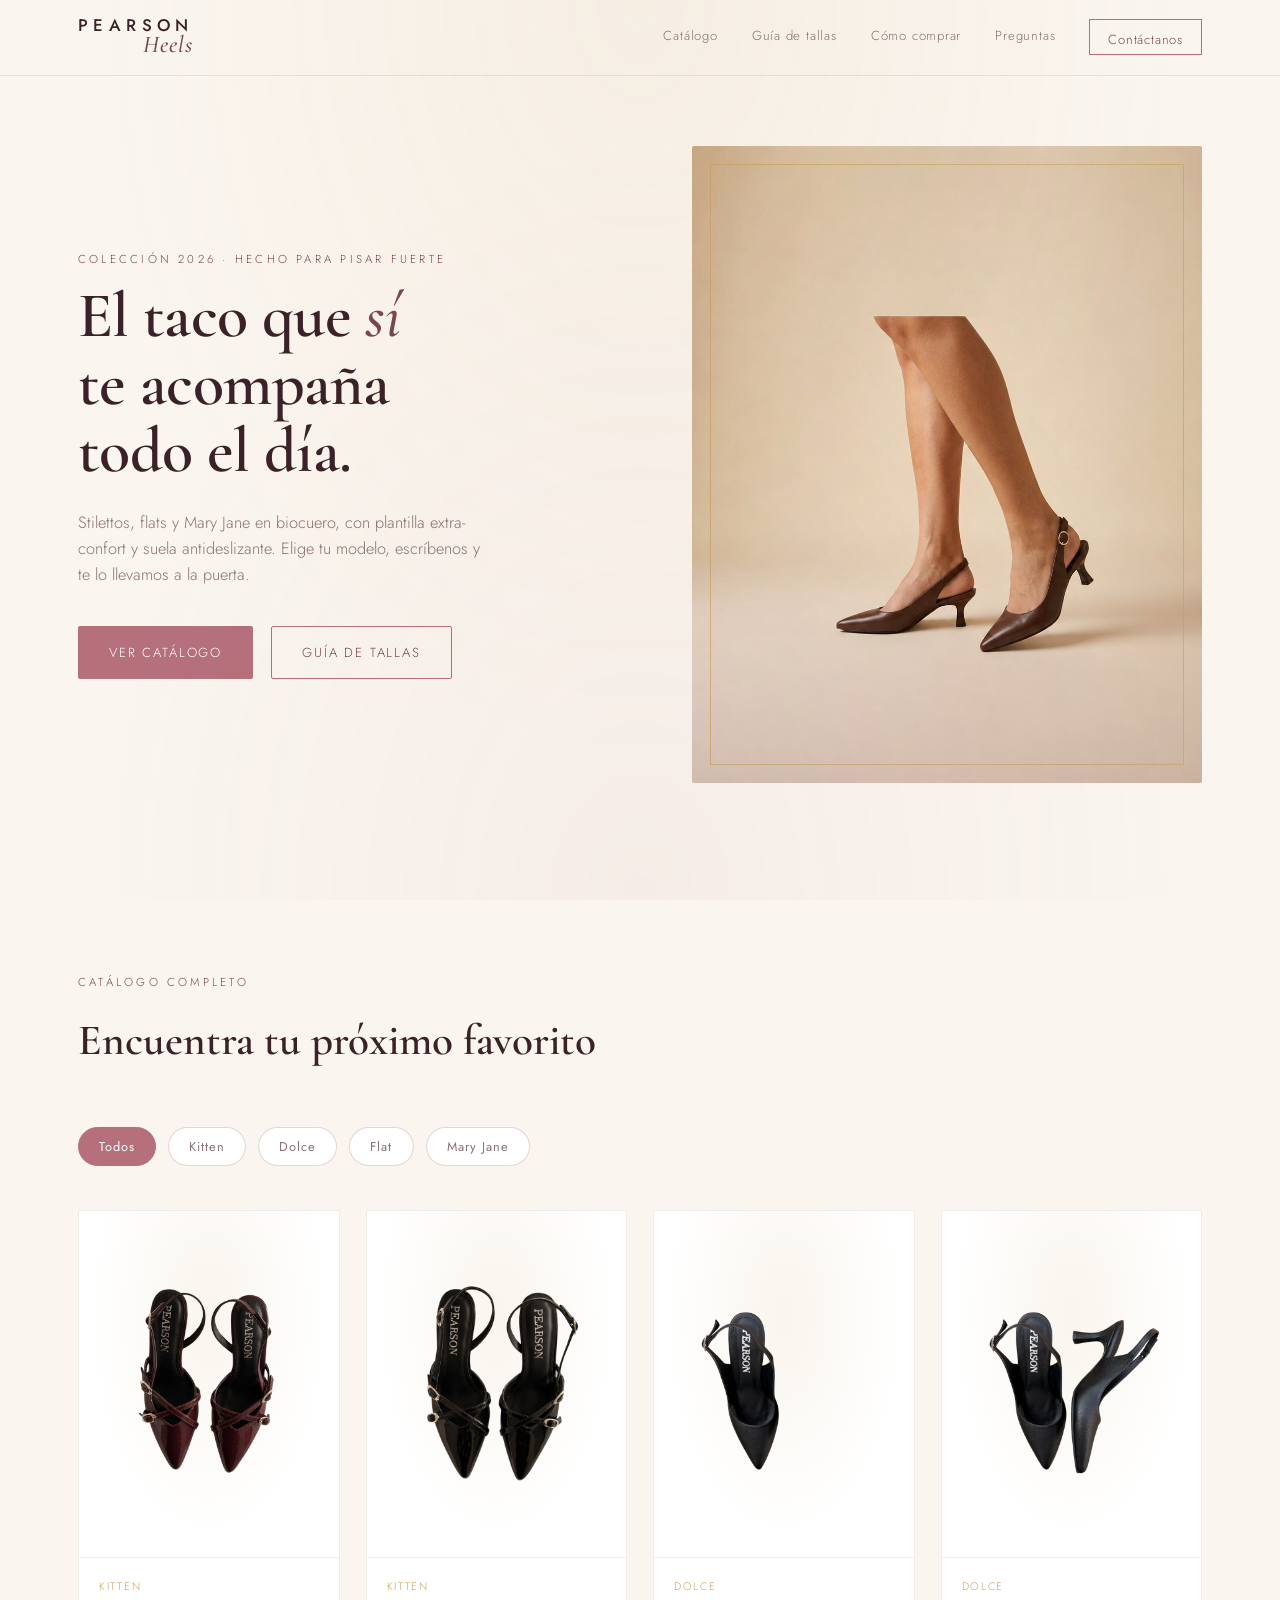
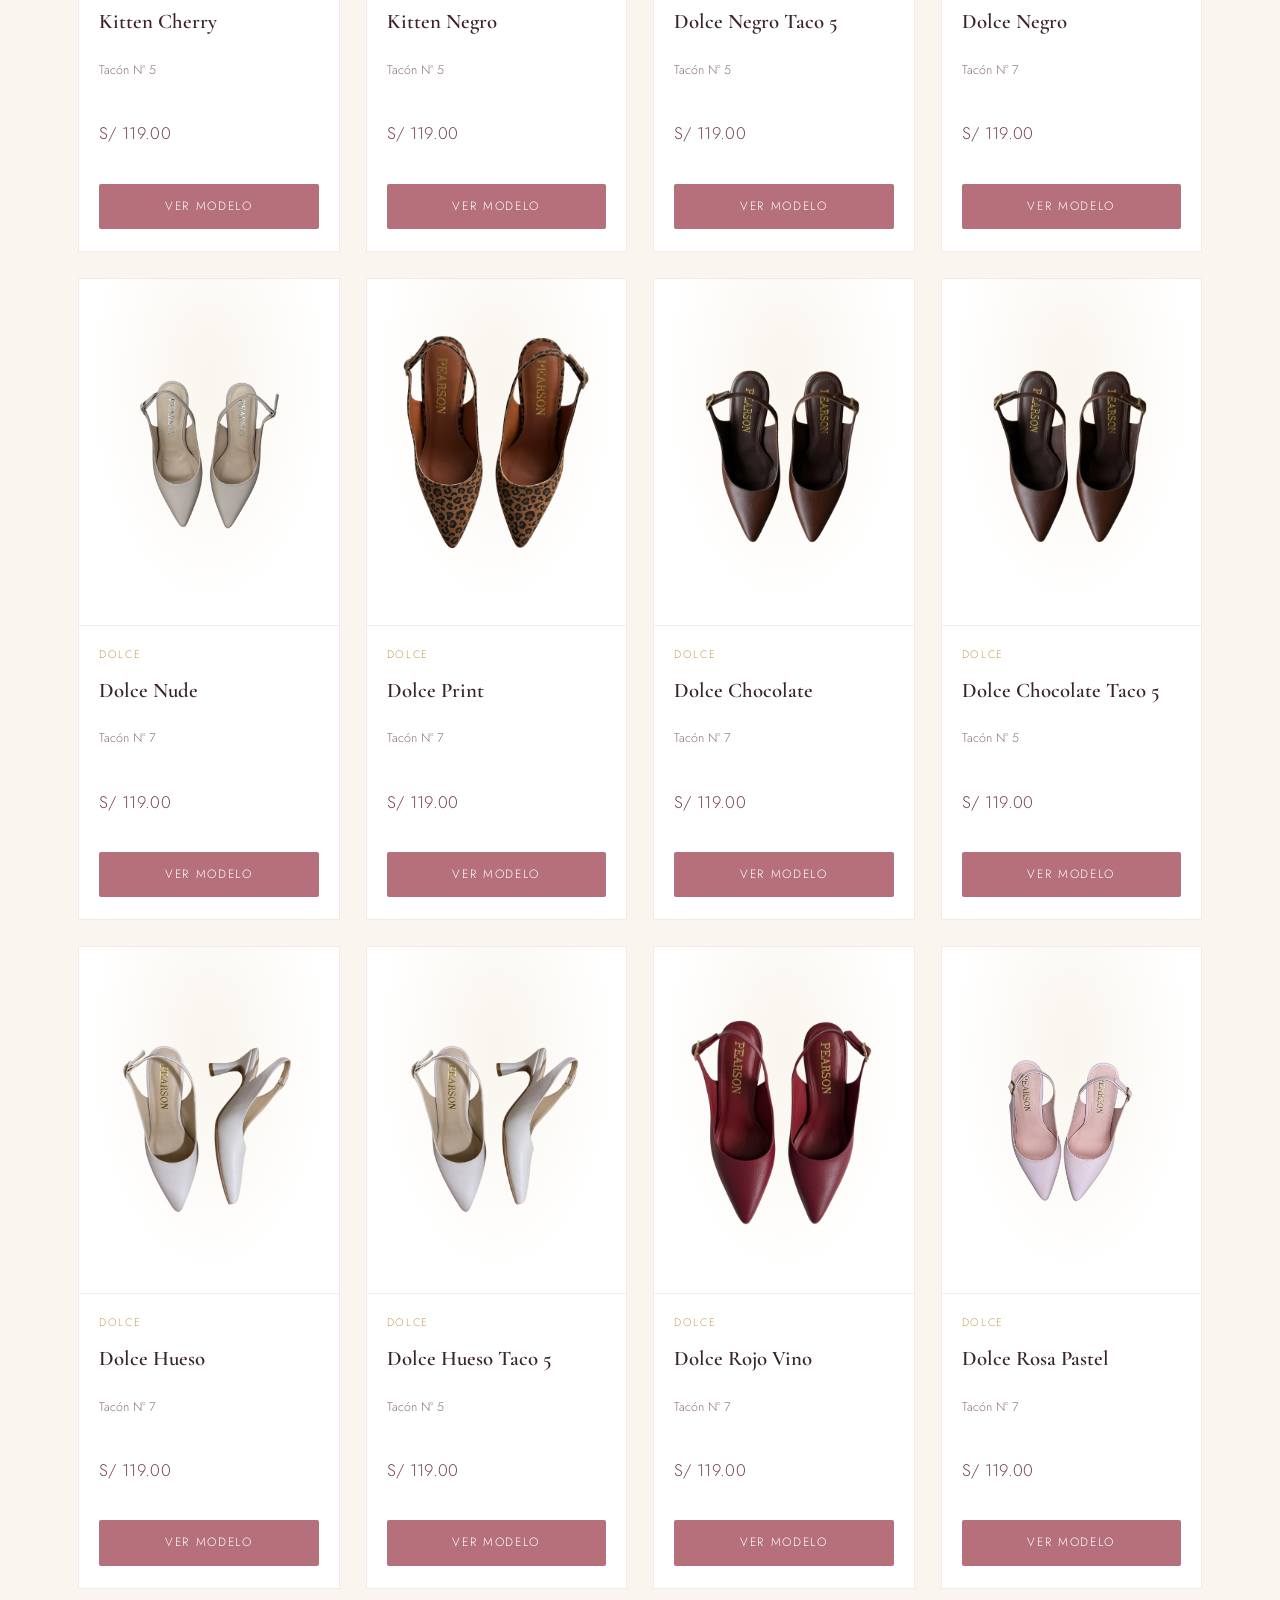
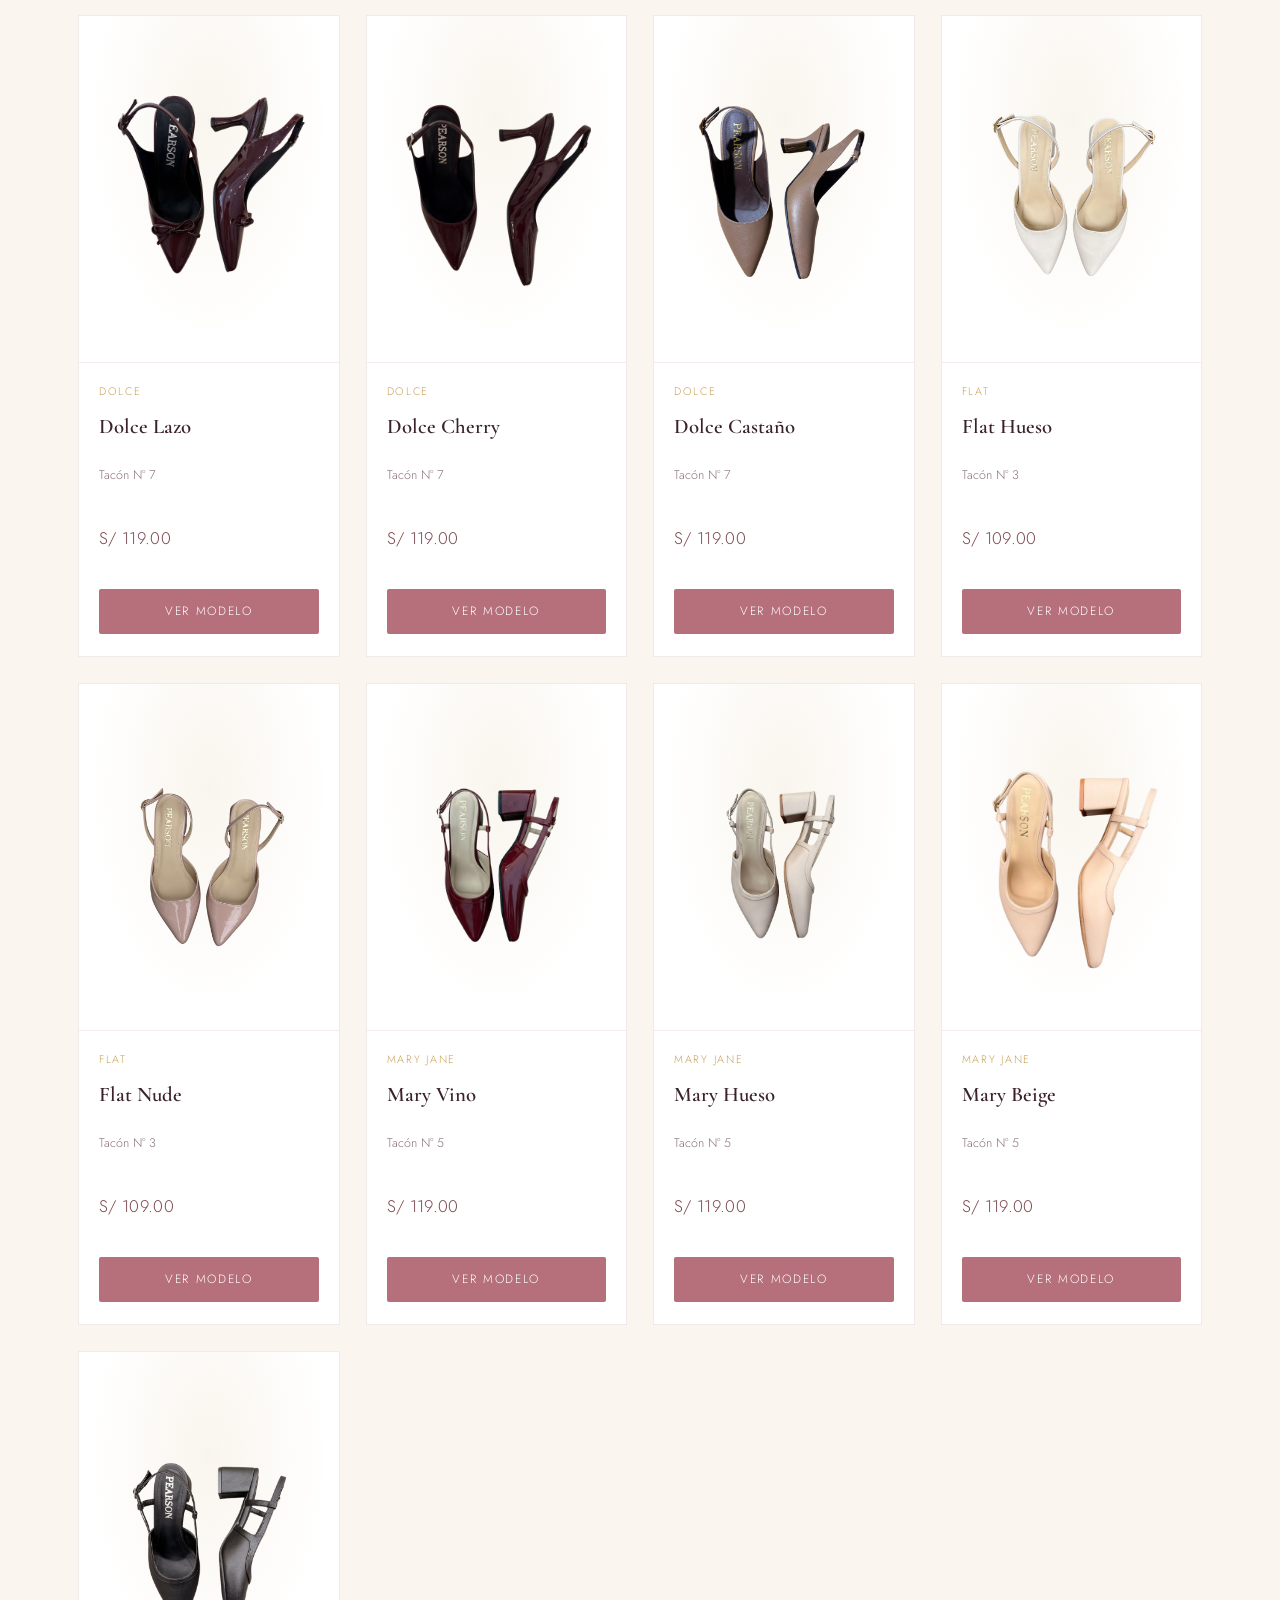
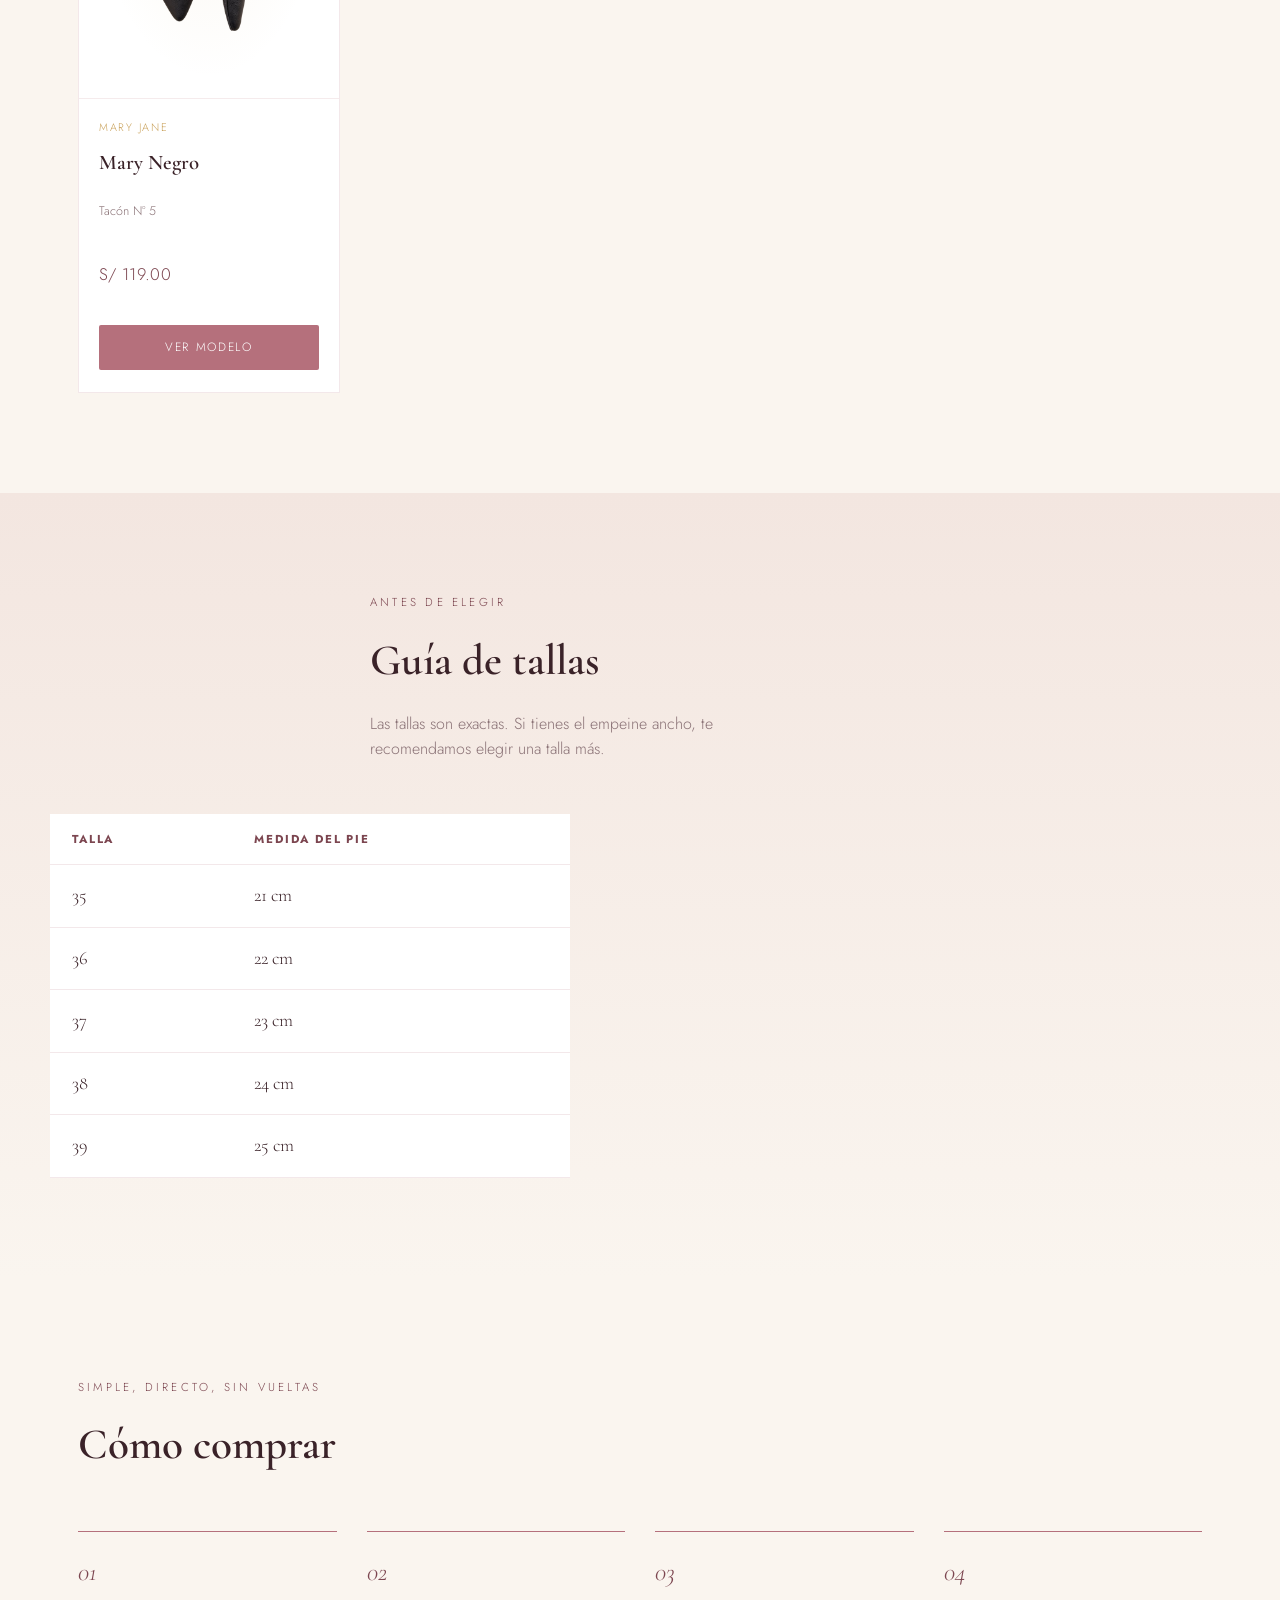
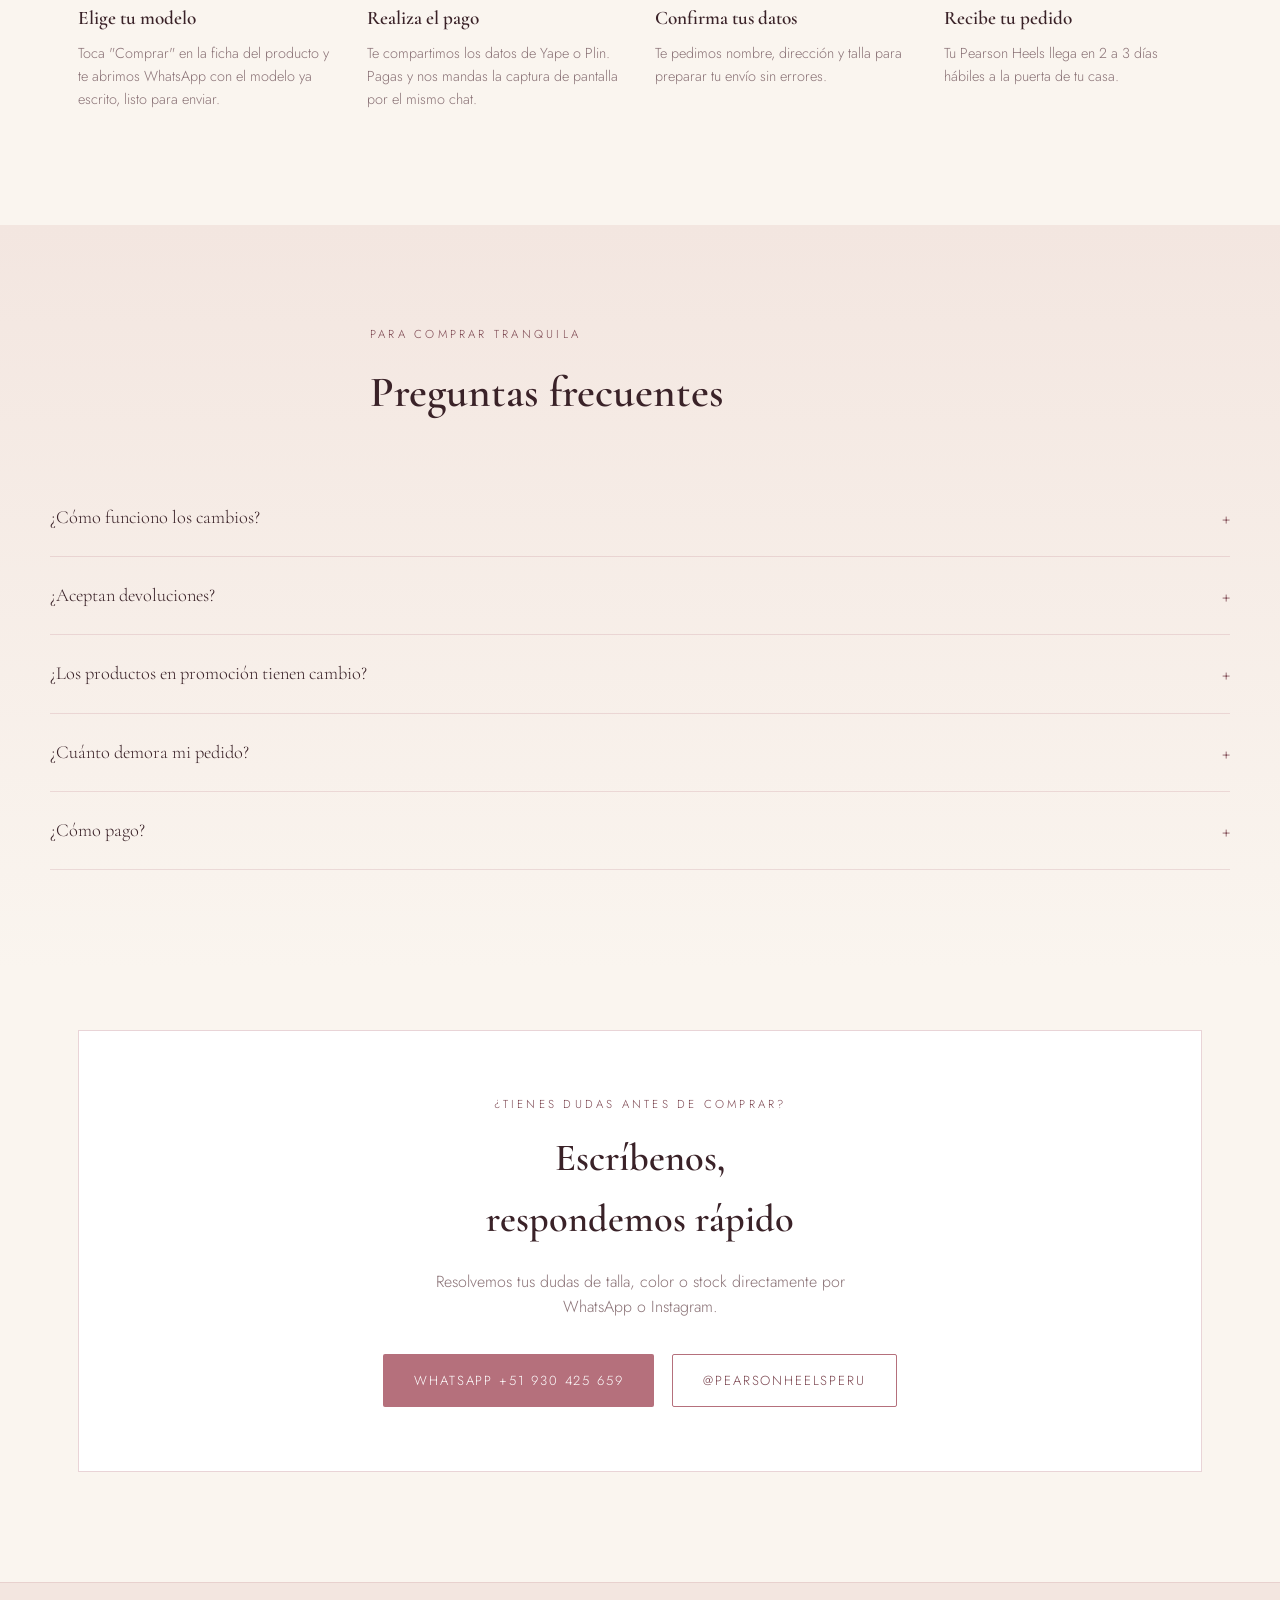
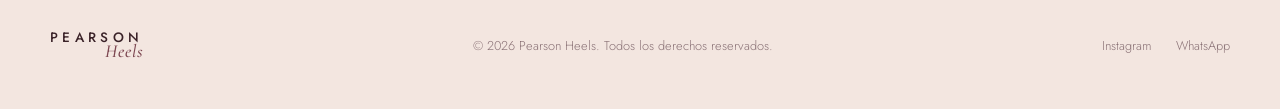
<file: index.html>
<!DOCTYPE html>
<html lang="es">
<head>
<meta charset="UTF-8">
<meta name="viewport" content="width=device-width, initial-scale=1.0">
<title>Pearson Heels — Stilettos que hacen historia</title>
<meta name="description" content="Catálogo Pearson Heels: stilettos, flats y baletas Mary Jane. Compra fácil por WhatsApp y Yape/Plin.">
<link rel="preconnect" href="https://fonts.googleapis.com">
<link rel="preconnect" href="https://fonts.gstatic.com" crossorigin>
<link href="https://fonts.googleapis.com/css2?family=Cormorant+Garamond:ital,wght@0,400;0,600;1,500;1,600&family=Jost:wght@300;400;500;600&display=swap" rel="stylesheet">
<link rel="stylesheet" href="styles.css">
</head>
<body>

<div class="grain"></div>

<header class="topbar">
  <div class="topbar-inner">
    <a href="#inicio" class="wordmark" aria-label="Pearson Heels — Inicio">
      <span class="wordmark-top">PEARSON</span>
      <span class="wordmark-bottom"><em>Heels</em></span>
    </a>
    <nav class="mainnav" aria-label="Navegación principal">
      <a href="#catalogo">Catálogo</a>
      <a href="#tallas">Guía de tallas</a>
      <a href="#proceso">Cómo comprar</a>
      <a href="#faq">Preguntas</a>
      <a href="#contacto" class="nav-cta">Contáctanos</a>
    </nav>
    <button class="burger" id="burgerBtn" aria-label="Abrir menú" aria-expanded="false">
      <span></span><span></span><span></span>
    </button>
  </div>
  <nav class="mobilenav" id="mobileNav" aria-label="Navegación móvil">
    <a href="#catalogo">Catálogo</a>
    <a href="#tallas">Guía de tallas</a>
    <a href="#proceso">Cómo comprar</a>
    <a href="#faq">Preguntas</a>
    <a href="#contacto">Contáctanos</a>
  </nav>
</header>

<main>

  <!-- HERO -->
  <section id="inicio" class="hero">
    <div class="hero-text">
      <p class="eyebrow">Colección 2026 · Hecho para pisar fuerte</p>
      <h1>El taco que <em>sí</em><br>te acompaña<br>todo el día.</h1>
      <p class="hero-sub">Stilettos, flats y Mary Jane en biocuero, con plantilla
        extra-confort y suela antideslizante. Elige tu modelo, escríbenos
        y te lo llevamos a la puerta.</p>
      <div class="hero-actions">
        <a href="#catalogo" class="btn btn-gold">Ver catálogo</a>
        <a href="#tallas" class="btn btn-outline">Guía de tallas</a>
      </div>
    </div>
    <div class="hero-media">
      <img src="hero-model.jpg" alt="Modelo luciendo un stiletto Pearson Heels" loading="eager">
      <div class="hero-frame"></div>
    </div>
  </section>

  <!-- CATALOGO -->
  <section id="catalogo" class="section">
    <div class="section-head">
      <p class="eyebrow">Catálogo completo</p>
      <h2>Encuentra tu próximo favorito</h2>
    </div>

    <div class="filterbar" id="filterBar" role="tablist" aria-label="Filtrar por línea">
      <button class="chip is-active" data-filter="Todos">Todos</button>
      <button class="chip" data-filter="Kitten">Kitten</button>
      <button class="chip" data-filter="Dolce">Dolce</button>
      <button class="chip" data-filter="Flat">Flat</button>
      <button class="chip" data-filter="Mary Jane">Mary Jane</button>
    </div>

    <div class="catalog-grid" id="catalogGrid"><!-- las tarjetas se generan con JS --></div>
  </section>

  <!-- GUIA DE TALLAS -->
  <section id="tallas" class="section section-alt">
    <div class="section-head">
      <p class="eyebrow">Antes de elegir</p>
      <h2>Guía de tallas</h2>
      <p class="section-sub">Las tallas son exactas. Si tienes el empeine ancho,
        te recomendamos elegir una talla más.</p>
    </div>
    <div class="sizetable-wrap">
      <table class="sizetable">
        <thead><tr><th>Talla</th><th>Medida del pie</th></tr></thead>
        <tbody>
          <tr><td>35</td><td>21 cm</td></tr>
          <tr><td>36</td><td>22 cm</td></tr>
          <tr><td>37</td><td>23 cm</td></tr>
          <tr><td>38</td><td>24 cm</td></tr>
          <tr><td>39</td><td>25 cm</td></tr>
        </tbody>
      </table>
    </div>
  </section>

  <!-- PROCESO DE COMPRA -->
  <section id="proceso" class="section">
    <div class="section-head">
      <p class="eyebrow">Simple, directo, sin vueltas</p>
      <h2>Cómo comprar</h2>
    </div>
    <ol class="steps">
      <li>
        <span class="step-num">01</span>
        <h3>Elige tu modelo</h3>
        <p>Toca "Comprar" en la ficha del producto y te abrimos WhatsApp
          con el modelo ya escrito, listo para enviar.</p>
      </li>
      <li>
        <span class="step-num">02</span>
        <h3>Realiza el pago</h3>
        <p>Te compartimos los datos de Yape o Plin. Pagas y nos mandas
          la captura de pantalla por el mismo chat.</p>
      </li>
      <li>
        <span class="step-num">03</span>
        <h3>Confirma tus datos</h3>
        <p>Te pedimos nombre, dirección y talla para preparar tu envío
          sin errores.</p>
      </li>
      <li>
        <span class="step-num">04</span>
        <h3>Recibe tu pedido</h3>
        <p>Tu Pearson Heels llega en 2 a 3 días hábiles a la puerta de
          tu casa.</p>
      </li>
    </ol>
  </section>

  <!-- POLITICAS / FAQ -->
  <section id="faq" class="section section-alt">
    <div class="section-head">
      <p class="eyebrow">Para comprar tranquila</p>
      <h2>Preguntas frecuentes</h2>
    </div>
    <div class="accordion">
      <details>
        <summary>¿Cómo funciono los cambios?</summary>
        <p>Puedes solicitar un cambio hasta 2 días después de recibir tu
          producto. Debe estar sin uso, limpio, sin daños y en su empaque
          original. Los costos de envío de ida y vuelta los asume la clienta,
          y el cambio aplica por talla.</p>
      </details>
      <details>
        <summary>¿Aceptan devoluciones?</summary>
        <p>Las devoluciones solo aplican por defecto de fábrica. Una vez
          evaluado y aprobado el caso, se realiza el cambio o la devolución
          del monto. No se hacen devoluciones por talla, color o decisiones
          personales.</p>
      </details>
      <details>
        <summary>¿Los productos en promoción tienen cambio?</summary>
        <p>Los productos en promoción, descuento o liquidación no aplican a
          cambios. Por eso es importante revisar bien la guía de tallas antes
          de finalizar tu compra.</p>
      </details>
      <details>
        <summary>¿Cuánto demora mi pedido?</summary>
        <p>Una vez confirmado el pago y tus datos, tu pedido llega en 2 a 3
          días hábiles.</p>
      </details>
      <details>
        <summary>¿Cómo pago?</summary>
        <p>Por ahora aceptamos pagos vía Yape o Plin. Nos envías la captura
          de tu pago por WhatsApp y coordinamos el envío.</p>
      </details>
    </div>
  </section>

  <!-- CONTACTO -->
  <section id="contacto" class="section contact">
    <div class="contact-card">
      <p class="eyebrow">¿Tienes dudas antes de comprar?</p>
      <h2>Escríbenos, respondemos rápido</h2>
      <p class="section-sub">Resolvemos tus dudas de talla, color o stock
        directamente por WhatsApp o Instagram.</p>
      <div class="contact-actions">
        <a id="whatsappLink" href="#" target="_blank" rel="noopener" class="btn btn-gold">WhatsApp +51 930 425 659</a>
        <a href="https://instagram.com/pearsonheelsperu" target="_blank" rel="noopener" class="btn btn-outline">@pearsonheelsperu</a>
      </div>
    </div>
  </section>

</main>

<footer class="sitefooter">
  <div class="footer-inner">
    <div class="wordmark small">
      <span class="wordmark-top">PEARSON</span>
      <span class="wordmark-bottom"><em>Heels</em></span>
    </div>
    <p>© <span id="year"></span> Pearson Heels. Todos los derechos reservados.</p>
    <div class="footer-links">
      <a href="https://instagram.com/pearsonheelsperu" target="_blank" rel="noopener">Instagram</a>
      <a id="whatsappFooter" href="#" target="_blank" rel="noopener">WhatsApp</a>
    </div>
  </div>
</footer>

<script src="products-data.js"></script>
<script src="app.js"></script>
</body>
</html>
</file>
<file: styles.css>
/* =========================================================
   PEARSON HEELS — Tokens (versión clara y femenina)
   ========================================================= */
:root {
  --ivory: #faf5ef;
  --ivory-2: #f3e6e0;
  --white: #ffffff;
  --rose: #b5707c;
  --rose-bright: #c98a95;
  --rose-deep: #7c4650;
  --gold: #c9a15a;
  --gold-bright: #dab873;
  --plum: #3a2228;
  --plum-dim: #8a7276;
  --blush: #efd9d3;

  --font-display: "Cormorant Garamond", serif;
  --font-body: "Jost", sans-serif;

  --container: 1180px;
  --radius: 2px;
  --ease: cubic-bezier(.22,.61,.36,1);
}

* { box-sizing: border-box; }
html { scroll-behavior: smooth; }

body {
  margin: 0;
  background: var(--ivory);
  color: var(--plum);
  font-family: var(--font-body);
  font-weight: 300;
  line-height: 1.6;
  -webkit-font-smoothing: antialiased;
}

img { max-width: 100%; display: block; }
a { color: inherit; text-decoration: none; }

::selection { background: var(--rose); color: var(--white); }

:focus-visible {
  outline: 2px solid var(--rose-deep);
  outline-offset: 3px;
}

/* soft ambient warmth instead of dark vignette */
.grain {
  position: fixed;
  inset: 0;
  pointer-events: none;
  z-index: 999;
  background:
    radial-gradient(ellipse at top, rgba(201,161,90,0.07), transparent 60%),
    radial-gradient(ellipse at bottom, rgba(181,112,124,0.06), transparent 60%);
  mix-blend-mode: multiply;
}

.eyebrow {
  font-family: var(--font-body);
  font-size: 0.72rem;
  letter-spacing: 0.28em;
  text-transform: uppercase;
  color: var(--rose-deep);
  margin: 0 0 14px;
}

h1, h2, h3 {
  font-family: var(--font-display);
  font-weight: 600;
  color: var(--plum);
  margin: 0;
}

h1 em, h2 em, h3 em, .wordmark em {
  font-style: italic;
  font-weight: 500;
  color: var(--rose-deep);
}

.section-sub {
  color: var(--plum-dim);
  max-width: 46ch;
  font-size: 1rem;
}

/* =========================================================
   Buttons
   ========================================================= */
.btn {
  display: inline-flex;
  align-items: center;
  justify-content: center;
  gap: 8px;
  padding: 15px 30px;
  font-family: var(--font-body);
  font-size: 0.82rem;
  letter-spacing: 0.14em;
  text-transform: uppercase;
  border-radius: var(--radius);
  border: 1px solid transparent;
  transition: transform .35s var(--ease), background-color .35s var(--ease), color .35s var(--ease), border-color .35s var(--ease);
  cursor: pointer;
}
.btn:hover { transform: translateY(-2px); }

.btn-gold {
  background: var(--rose);
  color: var(--white);
}
.btn-gold:hover { background: var(--rose-deep); }

.btn-outline {
  border-color: var(--rose);
  color: var(--rose-deep);
  background: transparent;
}
.btn-outline:hover { background: rgba(181,112,124,0.08); }

/* =========================================================
   Topbar
   ========================================================= */
.topbar {
  position: sticky;
  top: 0;
  z-index: 100;
  background: rgba(250,245,239,0.88);
  backdrop-filter: blur(10px);
  border-bottom: 1px solid rgba(181,112,124,0.18);
}
.topbar-inner {
  max-width: var(--container);
  margin: 0 auto;
  padding: 18px 28px;
  display: flex;
  align-items: center;
  justify-content: space-between;
}

.wordmark { display: flex; flex-direction: column; line-height: 0.95; }
.wordmark-top {
  font-family: var(--font-body);
  font-weight: 500;
  font-size: 1.05rem;
  letter-spacing: 0.32em;
  color: var(--plum);
}
.wordmark-bottom {
  font-family: var(--font-display);
  font-style: italic;
  font-size: 1.5rem;
  color: var(--rose-deep);
  align-self: flex-end;
  letter-spacing: 0.05em;
}
.wordmark.small .wordmark-top { font-size: 0.85rem; }
.wordmark.small .wordmark-bottom { font-size: 1.15rem; }

.mainnav { display: flex; align-items: center; gap: 34px; }
.mainnav a {
  font-size: 0.82rem;
  letter-spacing: 0.06em;
  color: var(--plum-dim);
  position: relative;
  padding-bottom: 4px;
  transition: color .3s var(--ease);
}
.mainnav a:hover { color: var(--plum); }
.mainnav a::after {
  content: "";
  position: absolute;
  left: 0; bottom: 0;
  height: 1px; width: 0;
  background: var(--rose);
  transition: width .3s var(--ease);
}
.mainnav a:hover::after { width: 100%; }
.nav-cta {
  border: 1px solid var(--rose);
  color: var(--rose-deep) !important;
  padding: 9px 18px;
}
.nav-cta::after { display: none; }

.burger {
  display: none;
  flex-direction: column;
  gap: 5px;
  background: none;
  border: none;
  cursor: pointer;
  padding: 6px;
}
.burger span {
  width: 22px; height: 1px;
  background: var(--plum);
}

.mobilenav {
  display: none;
  flex-direction: column;
  background: var(--ivory-2);
  border-bottom: 1px solid rgba(181,112,124,0.18);
}
.mobilenav.is-open { display: flex; }
.mobilenav a {
  padding: 16px 28px;
  border-top: 1px solid rgba(181,112,124,0.12);
  font-size: 0.9rem;
  letter-spacing: 0.05em;
  color: var(--plum-dim);
}

@media (max-width: 860px) {
  .mainnav { display: none; }
  .burger { display: flex; }
}

/* =========================================================
   Hero
   ========================================================= */
.hero {
  max-width: var(--container);
  margin: 0 auto;
  padding: 70px 28px 90px;
  display: grid;
  grid-template-columns: 1.05fr 0.95fr;
  gap: 50px;
  align-items: center;
}

.hero h1 {
  font-size: clamp(2.6rem, 5vw, 4.1rem);
  line-height: 1.05;
  letter-spacing: -0.01em;
}

.hero-sub {
  margin-top: 26px;
  color: var(--plum-dim);
  max-width: 46ch;
  font-size: 1.02rem;
}

.hero-actions {
  margin-top: 38px;
  display: flex;
  gap: 18px;
  flex-wrap: wrap;
}

.hero-media {
  position: relative;
  aspect-ratio: 4/5;
}
.hero-media img {
  width: 100%;
  height: 100%;
  object-fit: cover;
  border-radius: var(--radius);
  filter: saturate(1.02) contrast(1.01);
}
.hero-frame {
  position: absolute;
  inset: 18px;
  border: 1px solid rgba(201,161,90,0.65);
  pointer-events: none;
  z-index: 2;
}
.hero-media::after {
  content: "";
  position: absolute;
  inset: 0;
  background: linear-gradient(180deg, rgba(250,245,239,0) 60%, rgba(122,70,80,0.16) 100%);
  border-radius: var(--radius);
}

@media (max-width: 860px) {
  .hero { grid-template-columns: 1fr; padding-top: 40px; }
  .hero-media { order: -1; aspect-ratio: 4/3; }
}

/* =========================================================
   Sections
   ========================================================= */
.section {
  max-width: var(--container);
  margin: 0 auto;
  padding: 100px 28px;
}
.section-alt {
  max-width: none;
  background: linear-gradient(180deg, var(--ivory-2), var(--ivory));
}
.section-alt > * { max-width: var(--container); margin-left: auto; margin-right: auto; }
.section-alt .sizetable-wrap,
.section-alt .accordion { max-width: var(--container); margin: 0 auto; }

.section-head { margin-bottom: 52px; max-width: 60ch; }
.section-head h2 { font-size: clamp(2rem, 3.4vw, 2.7rem); }

/* =========================================================
   Filter chips
   ========================================================= */
.filterbar {
  display: flex;
  gap: 12px;
  flex-wrap: wrap;
  margin-bottom: 44px;
}
.chip {
  background: var(--white);
  border: 1px solid rgba(181,112,124,0.3);
  color: var(--plum-dim);
  padding: 9px 20px;
  font-family: var(--font-body);
  font-size: 0.8rem;
  letter-spacing: 0.08em;
  border-radius: 999px;
  cursor: pointer;
  transition: all .3s var(--ease);
}
.chip:hover { border-color: var(--rose); color: var(--plum); }
.chip.is-active {
  background: var(--rose);
  border-color: var(--rose);
  color: var(--white);
}

/* =========================================================
   Catalog grid
   ========================================================= */
.catalog-grid {
  display: grid;
  grid-template-columns: repeat(auto-fill, minmax(240px, 1fr));
  gap: 26px;
}

.card {
  background: var(--white);
  border: 1px solid rgba(181,112,124,0.16);
  display: flex;
  flex-direction: column;
  transition: border-color .35s var(--ease), transform .35s var(--ease), box-shadow .35s var(--ease);
}
.card:hover {
  border-color: rgba(181,112,124,0.5);
  transform: translateY(-4px);
  box-shadow: 0 18px 34px -22px rgba(122,70,80,0.35);
}

.card-media {
  position: relative;
  aspect-ratio: 3/4;
  background: radial-gradient(ellipse at 50% 30%, rgba(201,161,90,0.10), transparent 65%);
  display: flex;
  align-items: center;
  justify-content: center;
  padding: 18px;
  overflow: hidden;
}
.card-media img {
  width: 100%;
  height: 100%;
  object-fit: contain;
  transition: transform .5s var(--ease);
}
.card:hover .card-media img { transform: scale(1.05); }

.badge-agotado {
  position: absolute;
  top: 14px; left: 14px;
  background: var(--blush);
  color: var(--rose-deep);
  font-size: 0.65rem;
  letter-spacing: 0.12em;
  text-transform: uppercase;
  padding: 6px 12px;
  border-radius: 999px;
  border: 1px solid rgba(124,70,80,0.25);
}

.card-body {
  padding: 20px 20px 22px;
  border-top: 1px solid rgba(181,112,124,0.14);
  display: flex;
  flex-direction: column;
  gap: 10px;
  flex: 1;
}

.card-linea {
  font-size: 0.68rem;
  letter-spacing: 0.16em;
  text-transform: uppercase;
  color: var(--gold);
}

.card-title {
  font-family: var(--font-display);
  font-size: 1.3rem;
  font-weight: 600;
  color: var(--plum);
}

.card-meta {
  font-size: 0.78rem;
  color: var(--plum-dim);
}

.card-price {
  font-family: var(--font-body);
  font-size: 1.05rem;
  color: var(--rose-deep);
  letter-spacing: 0.02em;
}

.card-details summary {
  cursor: pointer;
  font-size: 0.76rem;
  color: var(--plum-dim);
  letter-spacing: 0.03em;
}
.card-details p {
  margin: 8px 0 0;
  font-size: 0.78rem;
  color: var(--plum-dim);
  line-height: 1.5;
}

.card-buy {
  margin-top: auto;
  padding-top: 10px;
}
.card-buy .btn {
  width: 100%;
  padding: 12px 20px;
  font-size: 0.75rem;
}
.card-buy .btn[disabled] {
  background: transparent;
  border: 1px solid rgba(124,70,80,0.25);
  color: var(--plum-dim);
  cursor: not-allowed;
  pointer-events: none;
}

/* =========================================================
   Size table
   ========================================================= */
.sizetable-wrap { overflow-x: auto; }
.sizetable {
  border-collapse: collapse;
  width: 100%;
  max-width: 520px;
  background: var(--white);
}
.sizetable th, .sizetable td {
  padding: 16px 22px;
  text-align: left;
  border-bottom: 1px solid rgba(181,112,124,0.16);
}
.sizetable th {
  font-family: var(--font-body);
  font-size: 0.72rem;
  letter-spacing: 0.16em;
  text-transform: uppercase;
  color: var(--rose-deep);
}
.sizetable td {
  font-family: var(--font-display);
  font-size: 1.15rem;
  color: var(--plum);
}

/* =========================================================
   Steps
   ========================================================= */
.steps {
  list-style: none;
  margin: 0;
  padding: 0;
  display: grid;
  grid-template-columns: repeat(4, 1fr);
  gap: 30px;
}
.steps li {
  border-top: 1px solid var(--rose);
  padding-top: 20px;
}
.step-num {
  font-family: var(--font-display);
  font-style: italic;
  font-size: 1.6rem;
  color: var(--rose-deep);
}
.steps h3 {
  margin-top: 10px;
  font-size: 1.2rem;
}
.steps p {
  color: var(--plum-dim);
  font-size: 0.9rem;
  margin-top: 8px;
}

@media (max-width: 860px) {
  .steps { grid-template-columns: 1fr 1fr; }
}
@media (max-width: 560px) {
  .steps { grid-template-columns: 1fr; }
}

/* =========================================================
   FAQ Accordion
   ========================================================= */
.accordion { max-width: 74ch; }
.accordion details {
  border-bottom: 1px solid rgba(181,112,124,0.2);
  padding: 22px 0;
}
.accordion summary {
  cursor: pointer;
  font-family: var(--font-display);
  font-size: 1.15rem;
  color: var(--plum);
  list-style: none;
  display: flex;
  justify-content: space-between;
  align-items: center;
}
.accordion summary::-webkit-details-marker { display: none; }
.accordion summary::after {
  content: "+";
  color: var(--rose-deep);
  font-size: 1.3rem;
  margin-left: 20px;
  transition: transform .3s var(--ease);
}
.accordion details[open] summary::after { transform: rotate(45deg); }
.accordion p {
  margin: 14px 0 0;
  color: var(--plum-dim);
  max-width: 66ch;
}

/* =========================================================
   Contact
   ========================================================= */
.contact {
  padding-top: 60px;
  padding-bottom: 110px;
}
.contact-card {
  border: 1px solid rgba(181,112,124,0.3);
  padding: 64px 48px;
  text-align: center;
  display: flex;
  flex-direction: column;
  align-items: center;
  background: var(--white);
}
.contact-card h2 { font-size: clamp(1.8rem, 3vw, 2.4rem); max-width: 20ch; }
.contact-card .section-sub { text-align: center; margin: 18px auto 0; }
.contact-actions {
  margin-top: 34px;
  display: flex;
  gap: 18px;
  flex-wrap: wrap;
  justify-content: center;
}

/* =========================================================
   Footer
   ========================================================= */
.sitefooter {
  border-top: 1px solid rgba(181,112,124,0.18);
  padding: 40px 28px;
  background: var(--ivory-2);
}
.footer-inner {
  max-width: var(--container);
  margin: 0 auto;
  display: flex;
  align-items: center;
  justify-content: space-between;
  flex-wrap: wrap;
  gap: 18px;
}
.sitefooter p {
  font-size: 0.8rem;
  color: var(--plum-dim);
}
.footer-links { display: flex; gap: 24px; }
.footer-links a {
  font-size: 0.8rem;
  color: var(--plum-dim);
  transition: color .3s var(--ease);
}
.footer-links a:hover { color: var(--rose-deep); }

@media (prefers-reduced-motion: reduce) {
  * { transition: none !important; scroll-behavior: auto !important; }
}

/* =========================================================
   Zoom button + Lightbox
   ========================================================= */
.zoom-btn {
  position: absolute;
  top: 14px;
  right: 14px;
  width: 36px;
  height: 36px;
  border-radius: 50%;
  border: 1px solid rgba(181,112,124,0.3);
  background: rgba(255,255,255,0.9);
  color: var(--rose-deep);
  display: flex;
  align-items: center;
  justify-content: center;
  cursor: pointer;
  opacity: 0;
  transform: translateY(-4px);
  transition: opacity .3s var(--ease), transform .3s var(--ease), background-color .3s var(--ease);
}
.card:hover .zoom-btn,
.zoom-btn:focus-visible {
  opacity: 1;
  transform: translateY(0);
}
.zoom-btn:hover { background: var(--rose); color: var(--white); }

.lightbox {
  position: fixed;
  inset: 0;
  z-index: 1000;
  background: rgba(58,34,40,0.82);
  display: none;
  align-items: center;
  justify-content: center;
  flex-direction: column;
  padding: 40px;
}
.lightbox.is-open { display: flex; }

.lightbox-stage {
  max-width: min(90vw, 640px);
  max-height: 72vh;
  aspect-ratio: 3/4;
  background: var(--white);
  border-radius: var(--radius);
  overflow: hidden;
  cursor: zoom-in;
  position: relative;
}
.lightbox-stage img {
  width: 100%;
  height: 100%;
  object-fit: contain;
  transition: transform .12s linear;
  will-change: transform;
}

.lightbox-caption {
  margin-top: 18px;
  color: var(--ivory);
  font-family: var(--font-display);
  font-size: 1.2rem;
  font-style: italic;
}

.lightbox-close {
  position: absolute;
  top: 24px;
  right: 28px;
  width: 44px;
  height: 44px;
  border-radius: 50%;
  border: 1px solid rgba(250,245,239,0.4);
  background: transparent;
  color: var(--ivory);
  font-size: 1.6rem;
  line-height: 1;
  cursor: pointer;
  transition: background-color .3s var(--ease);
}
.lightbox-close:hover { background: rgba(250,245,239,0.12); }

@media (max-width: 640px) {
  .lightbox-stage { max-height: 60vh; }
}

/* =========================================================
   Product detail page (producto.html)
   ========================================================= */
.product-page { padding-top: 40px; }

.back-link {
  display: inline-block;
  margin-bottom: 36px;
  font-size: 0.82rem;
  letter-spacing: 0.06em;
  color: var(--plum-dim);
  transition: color .3s var(--ease);
}
.back-link:hover { color: var(--rose-deep); }

.product-layout {
  display: grid;
  grid-template-columns: 1fr 1fr;
  gap: 60px;
  align-items: start;
}

.product-mainimg-wrap {
  position: relative;
  aspect-ratio: 3/4;
  background: var(--white);
  border: 1px solid rgba(181,112,124,0.16);
}
.product-mainimg {
  width: 100%;
  height: 100%;
  object-fit: contain;
  padding: 20px;
}

.thumb-row {
  display: flex;
  gap: 12px;
  margin-top: 14px;
}
.thumb {
  width: 76px;
  height: 96px;
  border: 1px solid rgba(181,112,124,0.2);
  background: var(--white);
  cursor: pointer;
  padding: 4px;
  opacity: 0.65;
  transition: opacity .3s var(--ease), border-color .3s var(--ease);
}
.thumb img { width: 100%; height: 100%; object-fit: contain; }
.thumb:hover { opacity: 1; }
.thumb.is-active { opacity: 1; border-color: var(--rose); }

.product-info { padding-top: 6px; }
.product-title {
  font-size: clamp(2rem, 3.4vw, 2.7rem);
  margin: 8px 0 14px;
}
.product-price {
  font-family: var(--font-body);
  font-size: 1.3rem;
  color: var(--rose-deep);
  margin: 0 0 20px;
}
.product-desc {
  color: var(--plum-dim);
  max-width: 52ch;
  margin: 0 0 30px;
}

.talla-picker { margin-bottom: 32px; }
.talla-label {
  font-size: 0.78rem;
  letter-spacing: 0.1em;
  text-transform: uppercase;
  color: var(--plum);
  margin: 0 0 12px;
}
.talla-row { display: flex; gap: 10px; flex-wrap: wrap; }
.talla-btn {
  width: 46px;
  height: 46px;
  border: 1px solid rgba(181,112,124,0.35);
  background: var(--white);
  color: var(--plum);
  font-family: var(--font-body);
  font-size: 0.9rem;
  cursor: pointer;
  transition: all .3s var(--ease);
}
.talla-btn:hover:not(:disabled) { border-color: var(--rose); }
.talla-btn.is-selected {
  background: var(--rose);
  border-color: var(--rose);
  color: var(--white);
}
.talla-btn:disabled {
  opacity: 0.3;
  text-decoration: line-through;
  cursor: not-allowed;
}
.talla-hint {
  margin: 12px 0 0;
  font-size: 0.78rem;
  color: var(--plum-dim);
}

.product-actions {
  display: flex;
  gap: 16px;
  flex-wrap: wrap;
  margin-bottom: 28px;
}

.product-meta {
  font-size: 0.82rem;
  color: var(--plum-dim);
}

.not-found { text-align: center; padding: 60px 0; }

@media (max-width: 860px) {
  .product-layout { grid-template-columns: 1fr; gap: 30px; }
}

.card-media-link { display: block; }
</file>
